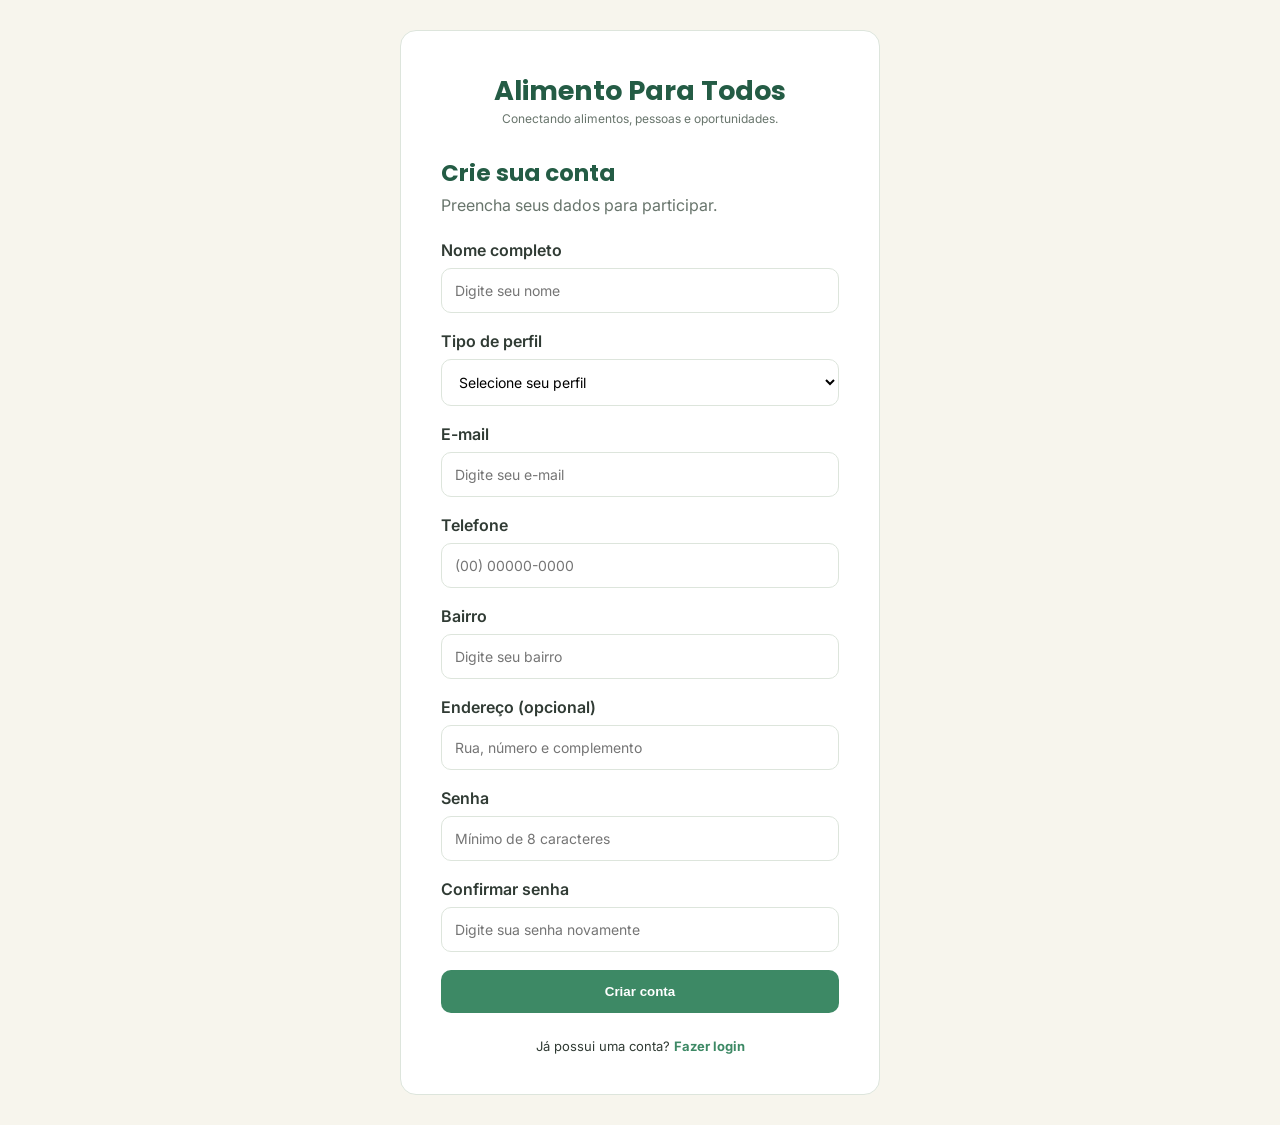
<file: Alimento Para Todos/cadastro.html>
<!DOCTYPE html>
<html lang="pt-br">

<head>
    <meta charset="UTF-8">
    <meta name="viewport" content="width=device-width, initial-scale=1.0">

    <title>Cadastro | Projeto</title>

    <link rel="preconnect" href="https://fonts.googleapis.com">
    <link rel="preconnect" href="https://fonts.gstatic.com" crossorigin>

    <link href="https://fonts.googleapis.com/css2?family=Inter:wght@400;500;600;700&family=Poppins:wght@400;500;600;700&display=swap" rel="stylesheet">

    <link rel="stylesheet" href="css/style.css">
    <link rel="stylesheet" href="css/cadastro.css">

</head>

<body>

    <main class="cadastro-container">

        <section class="cadastro-card">

            <div class="logo">
                <h1>Alimento Para Todos</h1>
                <p>Conectando alimentos, pessoas e oportunidades.</p>
            </div>

            <div class="cadastro-titulo">
                <h2>Crie sua conta</h2>
                <p>Preencha seus dados para participar.</p>
            </div>

            <form action="#" method="POST">

                <div class="campo">
                    <label for="nome">Nome completo</label>
                    <input
                        type="text"
                        id="nome"
                        name="nome"
                        placeholder="Digite seu nome"
                        required
                    >
                </div>

                <div class="campo">
                    <label for="perfil">Tipo de perfil</label>
                    <select id="perfil" name="perfil" required>
                        <option value="">Selecione seu perfil</option>
                        <option value="comercio">Comércio</option>
                        <option value="ong">ONG</option>
                    </select>
                </div>

                <div class="campo">
                    <label for="email">E-mail</label>
                    <input
                        type="email"
                        id="email"
                        name="email"
                        placeholder="Digite seu e-mail"
                        required
                    >
                </div>

                <div class="campo">
                    <label for="telefone">Telefone</label>
                    <input
                        type="tel"
                        id="telefone"
                        name="telefone"
                        placeholder="(00) 00000-0000"
                        required
                    >
                </div>

                <div class="campo">
                    <label for="bairro">Bairro</label>
                    <input
                        type="text"
                        id="bairro"
                        name="bairro"
                        placeholder="Digite seu bairro"
                        required
                    >
                </div>

                <div class="campo">
                    <label for="endereco">Endereço (opcional)</label>
                    <input
                        type="text"
                        id="endereco"
                        name="endereco"
                        placeholder="Rua, número e complemento"
                    >
                </div>

                <div class="campo">
                    <label for="senha">Senha</label>
                    <input
                        type="password"
                        id="senha"
                        name="senha"
                        placeholder="Mínimo de 8 caracteres"
                        minlength="8"
                        required
                    >
                </div>

                <div class="campo">
                    <label for="confirmar_senha">Confirmar senha</label>
                    <input
                        type="password"
                        id="confirmar_senha"
                        name="confirmar_senha"
                        placeholder="Digite sua senha novamente"
                        minlength="8"
                        required
                    >
                </div>

                <button type="submit" class="btn-cadastrar">
                    Criar conta
                </button>

            </form>

            <div class="cadastro-login">
                <p>
                    Já possui uma conta?
                    <a href="login.html">Fazer login</a>
                </p>
            </div>

        </section>

    </main>

</body>

</html>
</file>
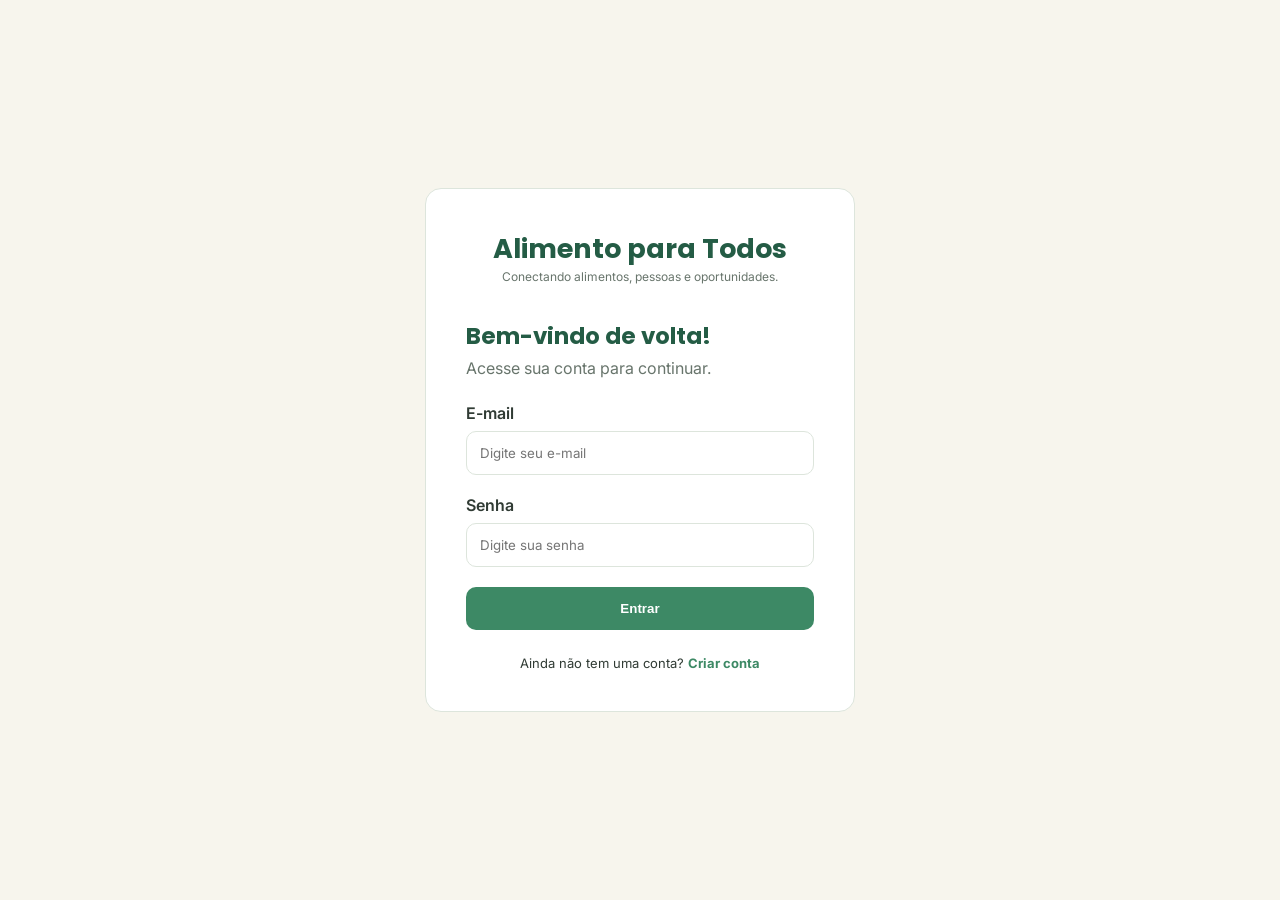
<file: Alimento Para Todos/login.html>
<!DOCTYPE html>
<html lang="pt-br">

<head>
    <meta charset="UTF-8">
    <meta name="viewport" content="width=device-width, initial-scale=1.0">

    <title>Login | Alimento para Todos</title>

    <link rel="preconnect" href="https://fonts.googleapis.com">
    <link rel="preconnect" href="https://fonts.gstatic.com" crossorigin>

    <link href="https://fonts.googleapis.com/css2?family=Inter:wght@400;500;600;700&family=Poppins:wght@400;500;600;700&display=swap" rel="stylesheet">

    <link rel="stylesheet" href="css/style.css">
    <link rel="stylesheet" href="css/login.css">

</head>

<body>

    <main class="login-container">

        <section class="login-card">

            <div class="logo">
                <h1>Alimento para Todos</h1>
                <p>Conectando alimentos, pessoas e oportunidades.</p>
            </div>

            <div class="login-titulo">
                <h2>Bem-vindo de volta!</h2>
                <p>Acesse sua conta para continuar.</p>
            </div>

            <form action="#" method="POST">

                <div class="campo">
                    <label for="email">E-mail</label>
                    <input
                        type="email"
                        id="email"
                        name="email"
                        placeholder="Digite seu e-mail"
                        required
                    >
                </div>

                <div class="campo">
                    <label for="senha">Senha</label>
                    <input
                        type="password"
                        id="senha"
                        name="senha"
                        placeholder="Digite sua senha"
                        required
                    >
                </div>

                <button type="submit" class="btn-entrar">
                    Entrar
                </button>

            </form>

            <div class="login-cadastro">
                <p>
                    Ainda não tem uma conta?
                    <a href="cadastro.html">Criar conta</a>
                </p>
            </div>

        </section>

    </main>

</body>

</html>
</file>
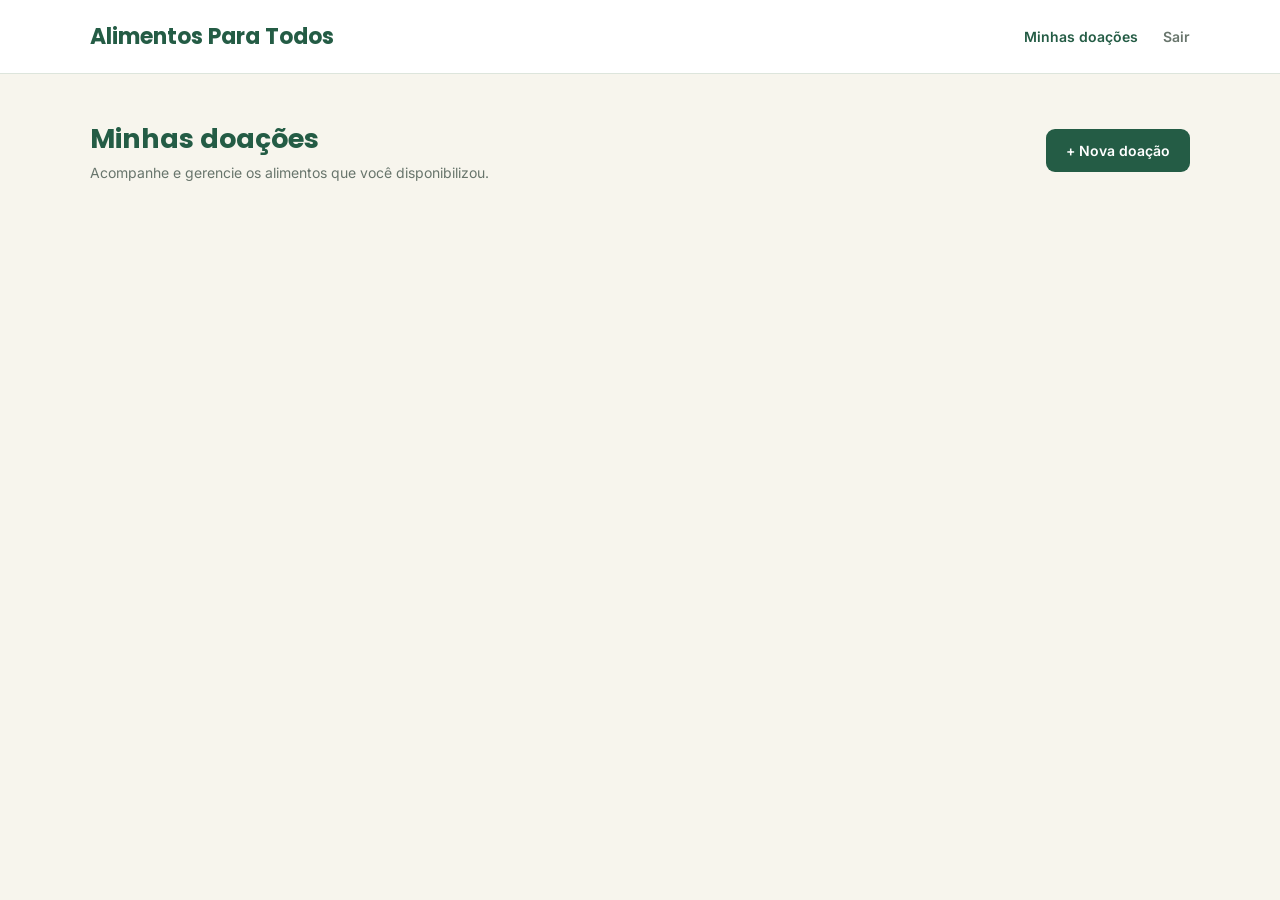
<file: Alimento Para Todos/comercio/minhas-doacoes.html>
<!DOCTYPE html>
<html lang="pt-br">

<head>
    <meta charset="UTF-8">
    <meta name="viewport" content="width=device-width, initial-scale=1.0">

    <title>Minhas Doações | Projeto</title>

    <link rel="preconnect" href="https://fonts.googleapis.com">
    <link rel="preconnect" href="https://fonts.gstatic.com" crossorigin>

    <link href="https://fonts.googleapis.com/css2?family=Inter:wght@400;500;600;700&family=Poppins:wght@400;500;600;700&display=swap" rel="stylesheet">

    <link rel="stylesheet" href="../css/style.css">
    <link rel="stylesheet" href="../css/comercio.css">

</head>

<body>

    <header class="cabecalho">

        <div class="logo">
            <h1>Alimentos Para Todos</h1>
        </div>

        <nav class="menu">
            <a href="minhas-doacoes.html" class="ativo">
                Minhas doações
            </a>

            <a href="../login.html">
                Sair
            </a>
        </nav>

    </header>

    <main class="conteudo">

        <section class="pagina-titulo">

            <div>
                <h2>Minhas doações</h2>

                <p>
                    Acompanhe e gerencie os alimentos que você disponibilizou.
                </p>
            </div>

            <a href="nova-doacao.html" class="btn-principal">
                + Nova doação
            </a>

        </section>


        <!-- LISTA DE DOAÇÕES -->
        <section class="lista-doacoes">

            
        </section>

    </main>

</body>

</html>
</file>
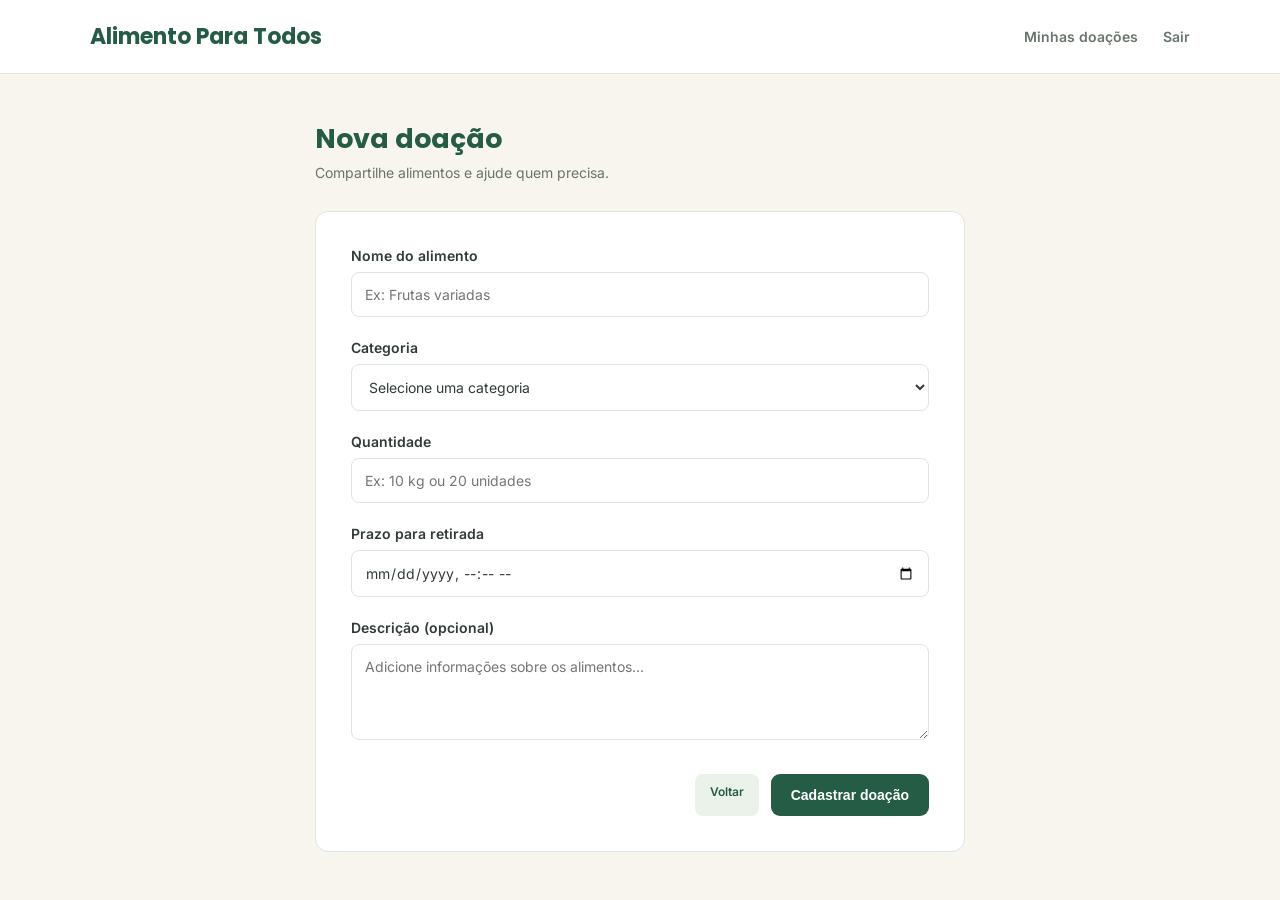
<file: Alimento Para Todos/comercio/nova-doacao.html>
<!DOCTYPE html>
<html lang="pt-br">

<head>
    <meta charset="UTF-8">
    <meta name="viewport" content="width=device-width, initial-scale=1.0">

    <title>Nova Doação</title>

    <link rel="preconnect" href="https://fonts.googleapis.com">
    <link rel="preconnect" href="https://fonts.gstatic.com" crossorigin>

    <link href="https://fonts.googleapis.com/css2?family=Inter:wght@400;500;600;700&family=Poppins:wght@400;500;600;700&display=swap" rel="stylesheet">

    <link rel="stylesheet" href="../css/style.css">
    <link rel="stylesheet" href="../css/comercio.css">

</head>

<body>

    <header class="cabecalho">

        <div class="logo">
            <h1>Alimento Para Todos</h1>
        </div>

        <nav class="menu">
            <a href="minhas-doacoes.html">Minhas doações</a>
            <a href="../login.html">Sair</a>
        </nav>

    </header>

    <main class="conteudo">

        <section class="formulario-container">

            <div class="pagina-titulo">
                <div>
                    <h2>Nova doação</h2>
                    <p>Compartilhe alimentos e ajude quem precisa.</p>
                </div>
            </div>

            <form class="formulario-doacao" action="#" method="POST">

                <div class="campo">
                    <label for="titulo">Nome do alimento</label>

                    <input
                        type="text"
                        id="titulo"
                        name="titulo"
                        placeholder="Ex: Frutas variadas"
                        required
                    >
                </div>

                <div class="campo">
                    <label for="categoria_id">Categoria</label>

                    <select
                        id="categoria_id"
                        name="categoria_id"
                        required
                    >
                        <option value="">Selecione uma categoria</option>
                    </select>
                </div>

                <div class="campo">
                    <label for="quantidade">Quantidade</label>

                    <input
                        type="text"
                        id="quantidade"
                        name="quantidade"
                        placeholder="Ex: 10 kg ou 20 unidades"
                        required
                    >
                </div>

                <div class="campo">
                    <label for="limite_retirada">Prazo para retirada</label>

                    <input
                        type="datetime-local"
                        id="limite_retirada"
                        name="limite_retirada"
                        required
                    >
                </div>

                <div class="campo">
                    <label for="descricao">Descrição (opcional)</label>

                    <textarea
                        id="descricao"
                        name="descricao"
                        rows="4"
                        placeholder="Adicione informações sobre os alimentos..."
                    ></textarea>
                </div>

                <div class="formulario-acoes">

                    <a href="minhas-doacoes.html" class="btn-voltar">
                        Voltar
                    </a>

                    <button type="submit" class="btn-principal">
                        Cadastrar doação
                    </button>

                </div>

            </form>

        </section>

    </main>

</body>

</html>
</file>
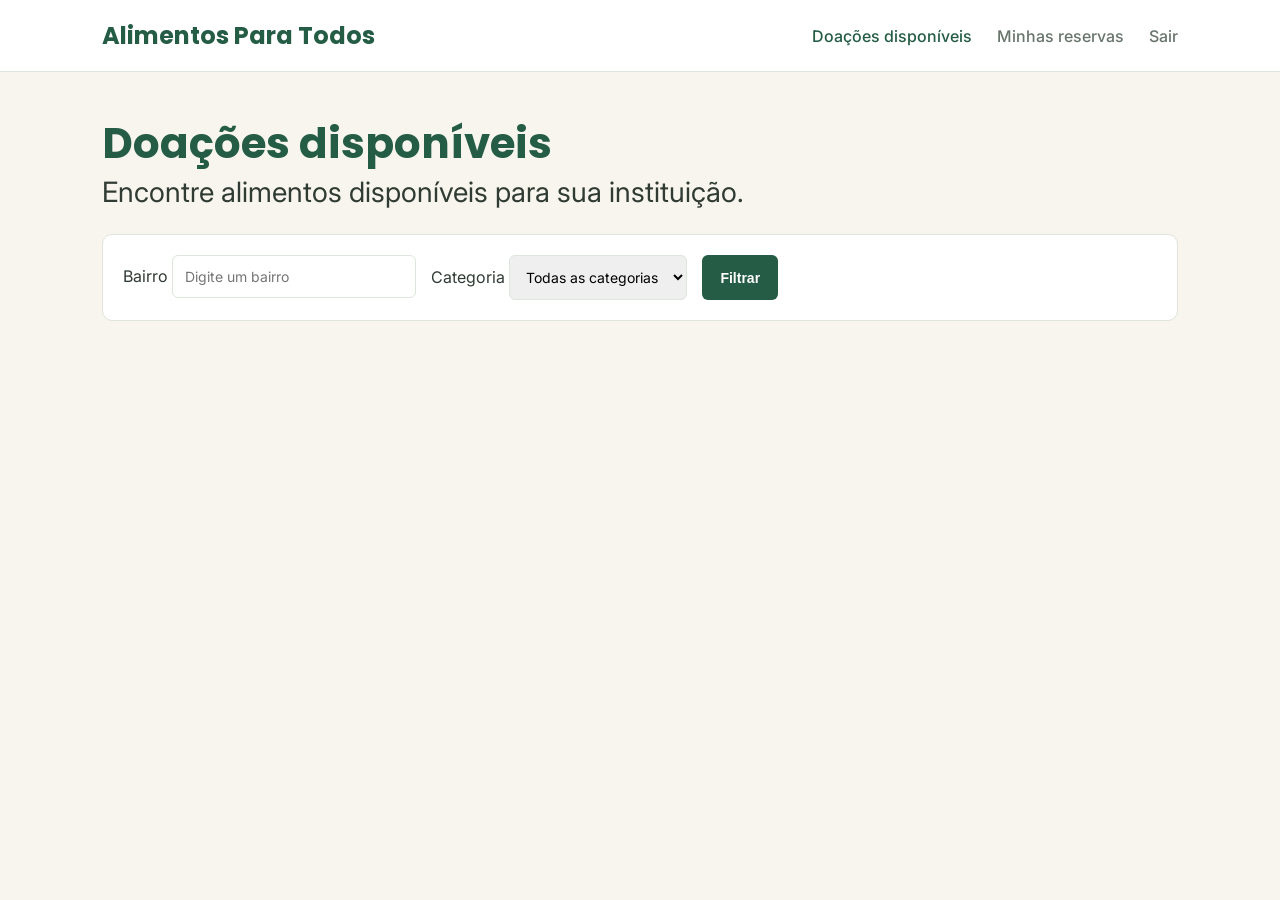
<file: Alimento Para Todos/ong/doacoes-disponiveis.html>
<!DOCTYPE html>
<html lang="pt-br">

<head>
    <meta charset="UTF-8">
    <meta name="viewport" content="width=device-width, initial-scale=1.0">

    <title>Doações Disponíveis | Projeto</title>

    <link rel="preconnect" href="https://fonts.googleapis.com">
    <link rel="preconnect" href="https://fonts.gstatic.com" crossorigin>

    <link href="https://fonts.googleapis.com/css2?family=Inter:wght@400;500;600;700&family=Poppins:wght@400;500;600;700&display=swap" rel="stylesheet">

    <link rel="stylesheet" href="../css/style.css">
    <link rel="stylesheet" href="../css/ong.css">

</head>

<body>

    <header class="cabecalho">

        <div class="logo">
            <h1>Alimentos Para Todos</h1>
        </div>

        <nav class="menu">
            <a href="doacoes-disponiveis.html" class="ativo">
                Doações disponíveis
            </a>

            <a href="minhas-reservas.html">
                Minhas reservas
            </a>

            <a href="../login.html">
                Sair
            </a>
        </nav>

    </header>

    <main class="conteudo">

        <section class="pagina-titulo">

            <div>
                <h2>Doações disponíveis</h2>

                <p>
                    Encontre alimentos disponíveis para sua instituição.
                </p>
            </div>

        </section>

        <section class="filtros">

            <div class="campo-filtro">

                <label for="bairro">Bairro</label>

                <input
                    type="text"
                    id="bairro"
                    name="bairro"
                    placeholder="Digite um bairro"
                >

            </div>

            <div class="campo-filtro">

                <label for="categoria">Categoria</label>

                <select id="categoria" name="categoria">
                    <option value="">Todas as categorias</option>
                </select>

            </div>

            <button type="submit" class="btn-principal">
                Filtrar
            </button>

        </section>

        <section class="lista-doacoes">

        </section>

    </main>

</body>

</html>
</file>
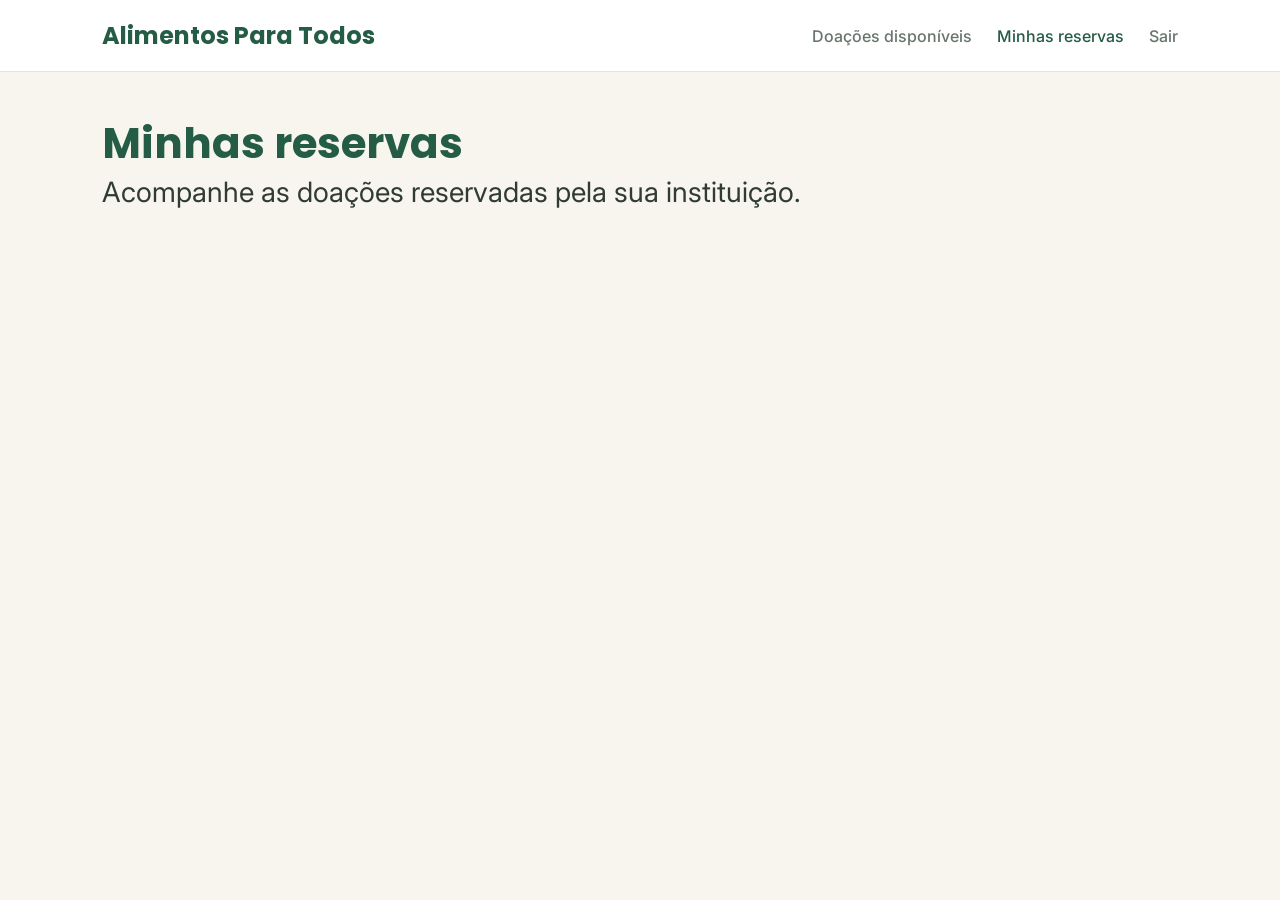
<file: Alimento Para Todos/ong/minhas-reservas.html>
<!DOCTYPE html>
<html lang="pt-br">

<head>
    <meta charset="UTF-8">
    <meta name="viewport" content="width=device-width, initial-scale=1.0">

    <title>Minhas Reservas | Projeto</title>

    <link rel="preconnect" href="https://fonts.googleapis.com">
    <link rel="preconnect" href="https://fonts.gstatic.com" crossorigin>

    <link href="https://fonts.googleapis.com/css2?family=Inter:wght@400;500;600;700&family=Poppins:wght@400;500;600;700&display=swap" rel="stylesheet">

    <link rel="stylesheet" href="../css/style.css">
    <link rel="stylesheet" href="../css/ong.css">

</head>

<body>

    <header class="cabecalho">

        <div class="logo">
            <h1>Alimentos Para Todos</h1>
        </div>

        <nav class="menu">

            <a href="doacoes-disponiveis.html">
                Doações disponíveis
            </a>

            <a href="minhas-reservas.html" class="ativo">
                Minhas reservas
            </a>

            <a href="../login.html">
                Sair
            </a>

        </nav>

    </header>

    <main class="conteudo">

        <section class="pagina-titulo">

            <div>
                <h2>Minhas reservas</h2>

                <p>
                    Acompanhe as doações reservadas pela sua instituição.
                </p>
            </div>

        </section>

        <section class="lista-doacoes">

        </section>

    </main>

</body>

</html>
</file>
<file: Alimento Para Todos/css/style.css>
:root {

    --verde-principal: #245C45;
    --verde-natural: #3D8965;
    --verde-suave: #A8CDB2;
    --verde-claro: #EAF2E9;

    --creme: #F7F5ED;
    --branco: #FFFFFF;

    --texto-principal: #303B34;
    --texto-secundario: #68756C;

    --borda: #DDE5DC;

    --fonte-titulo: 'Poppins', sans-serif;
    --fonte-texto: 'Inter', sans-serif;

}

* {
    margin: 0;
    padding: 0;
    box-sizing: border-box;
}

body {
    font-family: var(--fonte-texto);
    background-color: var(--creme);
    color: var(--texto-principal);
}


h1, h2, h3, h4 {
    font-family: var(--fonte-titulo);
    color: var(--verde-principal);
}

a {
    color: var(--verde-natural);
    text-decoration: none;
}

a:hover {
    color: var(--verde-principal);
}
</file>
<file: Alimento Para Todos/css/cadastro.css>
.cadastro-container {
    min-height: 100vh;

    display: flex;
    align-items: center;
    justify-content: center;

    padding: 30px 20px;
}

.cadastro-card {
    width: 100%;
    max-width: 480px;

    background-color: var(--branco);

    padding: 40px;

    border: 1px solid var(--borda);
    border-radius: 16px;
}

.logo {
    text-align: center;
    margin-bottom: 30px;
}

.logo h1 {
    font-size: 27px;
    font-weight: 700;
}

.logo p {
    color: var(--texto-secundario);
    font-size: 12px;
}

.cadastro-titulo {
    margin-bottom: 25px;
}

.cadastro-titulo h2 {
    font-size: 23px;
    margin-bottom: 5px;
}

.cadastro-titulo p {
    color: var(--texto-secundario);
}

.campo {
    margin-bottom: 18px;
}

.campo label {
    display: block;
    margin-bottom: 8px;
    font-weight: 600;
}

.campo input,
.campo select {
    width: 100%;
    padding: 13px;

    border: 1px solid var(--borda);
    border-radius: 10px;

    outline: none;
    font-family: var(--fonte-texto);
    font-size: 14px;

    background-color: var(--branco);
}

.campo input:focus,
.campo select:focus {
    border-color: var(--verde-natural);
}

.btn-cadastrar {
    width: 100%;
    padding: 14px;

    background-color: var(--verde-natural);
    color: var(--branco);

    border: none;
    border-radius: 10px;

    font-weight: 600;
    cursor: pointer;
}

.btn-cadastrar:hover {
    background-color: var(--verde-principal);
}

.cadastro-login {
    text-align: center;
    margin-top: 25px;

    font-size: 13px;
}

.cadastro-login a {
    font-weight: 700;
}

@media (max-width: 480px) {

    .cadastro-card {
        padding: 28px 22px;
    }

    .logo h1 {
        font-size: 23px;
    }
}
</file>
<file: Alimento Para Todos/css/login.css>
.login-container {
    min-height: 100vh;

    display: flex;
    align-items: center;
    justify-content: center;

    padding: 20px;
}

.login-card {
    width: 100%;
    max-width: 430px;

    background-color: var(--branco);

    padding: 40px;

    border: 1px solid var(--borda);
    border-radius: 16px;
}

.logo {
    text-align: center;
    margin-bottom: 35px;
}

.logo h1 {
    font-size: 27px;
    font-weight: 700;
}

.logo p {
    color: var(--texto-secundario);
    font-size: 12px;
}

.login-titulo {
    margin-bottom: 25px;
}

.login-titulo h2 {
    font-size: 23px;
    margin-bottom: 5px;
}

.login-titulo p {
    color: var(--texto-secundario);
}

.campo {
    margin-bottom: 20px;
}

.campo label {
    display: block;
    margin-bottom: 8px;
    font-weight: 600;
}

.campo input {
    width: 100%;
    padding: 13px;

    border: 1px solid var(--borda);
    border-radius: 10px;

    outline: none;
    font-family: var(--fonte-texto);
}

.campo input:focus {
    border-color: var(--verde-natural);
}


.btn-entrar {
    width: 100%;
    padding: 14px;

    background-color: var(--verde-natural);
    color: var(--branco);

    border: none;
    border-radius: 10px;

    font-weight: 600;
    cursor: pointer;
}

.btn-entrar:hover {
    background-color: var(--verde-principal);
}


.login-cadastro {
    text-align: center;
    margin-top: 25px;

    font-size: 13px;
}

.login-cadastro a {
    font-weight: 700;
}

@media (max-width: 480px) {

    .login-card {
        padding: 28px 22px;
    }

    .logo h1 {
        font-size: 23px;
    }

}
</file>
<file: Alimento Para Todos/css/comercio.css>
.cabecalho {
    background-color: var(--branco);
    padding: 20px 7%;

    display: flex;
    align-items: center;
    justify-content: space-between;

    border-bottom: 1px solid var(--borda);
}

.logo h1 {
    font-size: 22px;
}

.menu {
    display: flex;
    align-items: center;
    gap: 25px;
}

.menu a {
    color: var(--texto-secundario);
    font-size: 14px;
    font-weight: 600;
}

.menu a:hover,
.menu a.ativo {
    color: var(--verde-principal);
}

.conteudo {
    width: 86%;
    max-width: 1100px;
    margin: 45px auto;
}

.pagina-titulo {
    display: flex;
    align-items: center;
    justify-content: space-between;

    gap: 20px;
    margin-bottom: 30px;
}

.pagina-titulo h2 {
    font-size: 27px;
    margin-bottom: 5px;
}

.pagina-titulo p {
    color: var(--texto-secundario);
    font-size: 14px;
}

.btn-principal {
    display: inline-block;

    background-color: var(--verde-principal);
    color: var(--branco);

    padding: 13px 20px;
    border: none;
    border-radius: 9px;

    font-size: 14px;
    font-weight: 600;

    cursor: pointer;
    text-align: center;
}

.btn-principal:hover {
    background-color: var(--verde-natural);
    color: var(--branco);
}

.lista-doacoes {
    display: grid;
    grid-template-columns: repeat(2, 1fr);
    gap: 20px;
}

.doacao-card {
    background-color: var(--branco);

    padding: 25px;

    border: 1px solid var(--borda);
    border-radius: 13px;
}

.doacao-topo {
    display: flex;
    align-items: center;
    justify-content: space-between;

    gap: 10px;
    margin-bottom: 10px;
}

.doacao-topo h3 {
    font-size: 18px;
}

.categoria {
    color: var(--texto-secundario);
    font-size: 13px;
    margin-bottom: 18px;
}

.doacao-informacoes {
    display: flex;
    flex-direction: column;
    gap: 9px;

    margin-bottom: 20px;
}

.doacao-informacoes p {
    color: var(--texto-secundario);
    font-size: 13px;
}

.status {
    padding: 6px 11px;
    border-radius: 20px;

    font-size: 11px;
    font-weight: 600;
}

.disponivel {
    background-color: var(--verde-claro);
    color: var(--verde-principal);
}

.reservada {
    background-color: #FFF1D6;
    color: #916414;
}

.retirada {
    background-color: #E8EDF5;
    color: #425B80;
}

.cancelada,
.expirada {
    background-color: #FCE8E6;
    color: #A34238;
}

.doacao-acoes {
    display: flex;
    flex-wrap: wrap;
    gap: 10px;

    border-top: 1px solid var(--borda);
    padding-top: 18px;
}

.btn-secundario,
.btn-cancelar,
.btn-confirmar,
.btn-voltar {
    display: inline-block;

    padding: 10px 15px;
    border-radius: 8px;

    font-family: var(--fonte-texto);
    font-size: 12px;
    font-weight: 600;

    cursor: pointer;
    text-align: center;
}

.btn-secundario {
    background-color: var(--verde-claro);
    color: var(--verde-principal);
}

.btn-cancelar {
    background-color: #FCE8E6;
    color: #A34238;
    border: none;
}

.btn-confirmar {
    background-color: var(--verde-principal);
    color: var(--branco);
    border: none;
}

.btn-secundario:hover,
.btn-cancelar:hover,
.btn-confirmar:hover {
    opacity: 0.8;
}

.formulario-container {
    max-width: 650px;
    margin: 0 auto;
}

.formulario-doacao {
    background-color: var(--branco);

    padding: 35px;

    border: 1px solid var(--borda);
    border-radius: 13px;
}

.campo {
    margin-bottom: 22px;
}

.campo label {
    display: block;
    margin-bottom: 8px;

    color: var(--texto-principal);
    font-size: 14px;
    font-weight: 600;
}

.campo input,
.campo select,
.campo textarea {
    width: 100%;
    padding: 13px;

    border: 1px solid var(--borda);
    border-radius: 8px;

    background-color: var(--branco);
    color: var(--texto-principal);

    font-family: var(--fonte-texto);
    font-size: 14px;

    outline: none;
}

.campo textarea {
    resize: vertical;
}

.campo input:focus,
.campo select:focus,
.campo textarea:focus {
    border-color: var(--verde-natural);
}

.formulario-acoes {
    display: flex;
    justify-content: flex-end;
    gap: 12px;

    margin-top: 30px;
}

.btn-voltar {
    background-color: var(--verde-claro);
    color: var(--verde-principal);
    border: none;
}

.btn-voltar:hover {
    background-color: var(--verde-suave);
    color: var(--verde-principal);
}

@media (max-width: 700px) {

    .cabecalho {
        padding: 18px 5%;
        flex-direction: column;
        gap: 15px;
    }

    .menu {
        gap: 18px;
    }

    .conteudo {
        width: 90%;
        margin: 30px auto;
    }

    .pagina-titulo {
        align-items: flex-start;
        flex-direction: column;
    }

    .lista-doacoes {
        grid-template-columns: 1fr;
    }

    .formulario-doacao {
        padding: 25px 20px;
    }

    .formulario-acoes {
        flex-direction: column-reverse;
    }

    .formulario-acoes a,
    .formulario-acoes button {
        width: 100%;
    }

}
</file>
<file: Alimento Para Todos/css/ong.css>
.cabecalho {
    background-color: var(--branco);
    padding: 18px 8%;
    display: flex;
    justify-content: space-between;
    align-items: center;
    border-bottom: 1px solid var(--borda);
}

.logo h1 {
    font-size: 24px;
}

.menu {
    display: flex;
    align-items: center;
    gap: 25px;
}

.menu a {
    color: var(--texto-secundario);
    font-weight: 500;
}

.menu a:hover,
.menu a.ativo {
    color: var(--verde-principal);
}

.conteudo {
    width: 84%;
    max-width: 1100px;
    margin: 40px auto;
}

.pagina-titulo {
    margin-bottom: 25px;
    font-size: 28px;
}

.filtros {
    display: flex;
    gap: 15px;
    margin-bottom: 30px;
    padding: 20px;
    background-color: var(--branco);
    border: 1px solid var(--borda);
    border-radius: 10px;
}

.filtros input,
.filtros select {
    flex: 1;
    padding: 12px;
    border: 1px solid var(--borda);
    border-radius: 6px;
    font-family: var(--fonte-texto);
    font-size: 14px;
    outline: none;
}

.filtros input:focus,
.filtros select:focus {
    border-color: var(--verde-natural);
}

.btn-filtrar {
    background-color: var(--verde-principal);
    color: var(--branco);
    border: none;
    padding: 12px 22px;
    border-radius: 6px;
    cursor: pointer;
    font-weight: 600;
}

.btn-filtrar:hover {
    background-color: var(--verde-natural);
}

.lista-doacoes {
    display: grid;
    grid-template-columns: repeat(2, 1fr);
    gap: 20px;
}

.doacao-card {
    background-color: var(--branco);
    border: 1px solid var(--borda);
    border-radius: 10px;
    padding: 22px;
}

.doacao-topo {
    display: flex;
    justify-content: space-between;
    align-items: center;
    margin-bottom: 15px;
    gap: 10px;
}

.doacao-topo h2 {
    font-size: 20px;
}

.categoria {
    display: inline-block;
    background-color: var(--verde-claro);
    color: var(--verde-principal);
    padding: 5px 12px;
    border-radius: 20px;
    font-size: 12px;
    font-weight: 600;
    margin-bottom: 15px;
}

.doacao-informacoes {
    display: flex;
    flex-direction: column;
    gap: 10px;
    margin-bottom: 20px;
}

.doacao-informacoes p {
    color: var(--texto-secundario);
    font-size: 14px;
}

.status {
    padding: 6px 12px;
    border-radius: 20px;
    font-size: 12px;
    font-weight: 600;
}

.disponivel {
    background-color: #E2F2E6;
    color: #34734A;
}

.reservada {
    background-color: #FFF1D6;
    color: #94651D;
}

.retirada {
    background-color: #E5EAF5;
    color: #455D8A;
}

.cancelada,
.expirada {
    background-color: #FBE5E5;
    color: #A94444;
}

.btn-principal,
.btn-reservar,
.btn-confirmar,
.btn-whatsapp {
    display: inline-block;
    padding: 11px 18px;
    border-radius: 6px;
    text-align: center;
    font-size: 14px;
    font-weight: 600;
    cursor: pointer;
    border: none;
}

.btn-reservar,
.btn-principal {
    background-color: var(--verde-principal);
    color: var(--branco);
}

.btn-reservar:hover,
.btn-principal:hover {
    background-color: var(--verde-natural);
    color: var(--branco);
}

.btn-cancelar {
    background-color: #FBE5E5;
    color: #A94444;
    padding: 10px 16px;
    border: none;
    border-radius: 6px;
    cursor: pointer;
    font-weight: 600;
}

.btn-cancelar:hover {
    background-color: #F5D2D2;
}

.btn-whatsapp {
    background-color: #E2F2E6;
    color: #34734A;
}

.btn-whatsapp:hover {
    background-color: #CDE8D4;
    color: #245C45;
}

.btn-voltar {
    color: var(--verde-principal);
    font-weight: 600;
}

.doacao-acoes {
    display: flex;
    align-items: center;
    flex-wrap: wrap;
    gap: 10px;
}

@media (max-width: 700px) {

    .cabecalho {
        flex-direction: column;
        gap: 15px;
    }

    .menu {
        flex-wrap: wrap;
        justify-content: center;
        gap: 15px;
    }

    .conteudo {
        width: 92%;
        margin: 25px auto;
    }

    .filtros {
        flex-direction: column;
    }

    .lista-doacoes {
        grid-template-columns: 1fr;
    }

    .doacao-topo {
        flex-direction: column;
        align-items: flex-start;
    }
}
</file>
